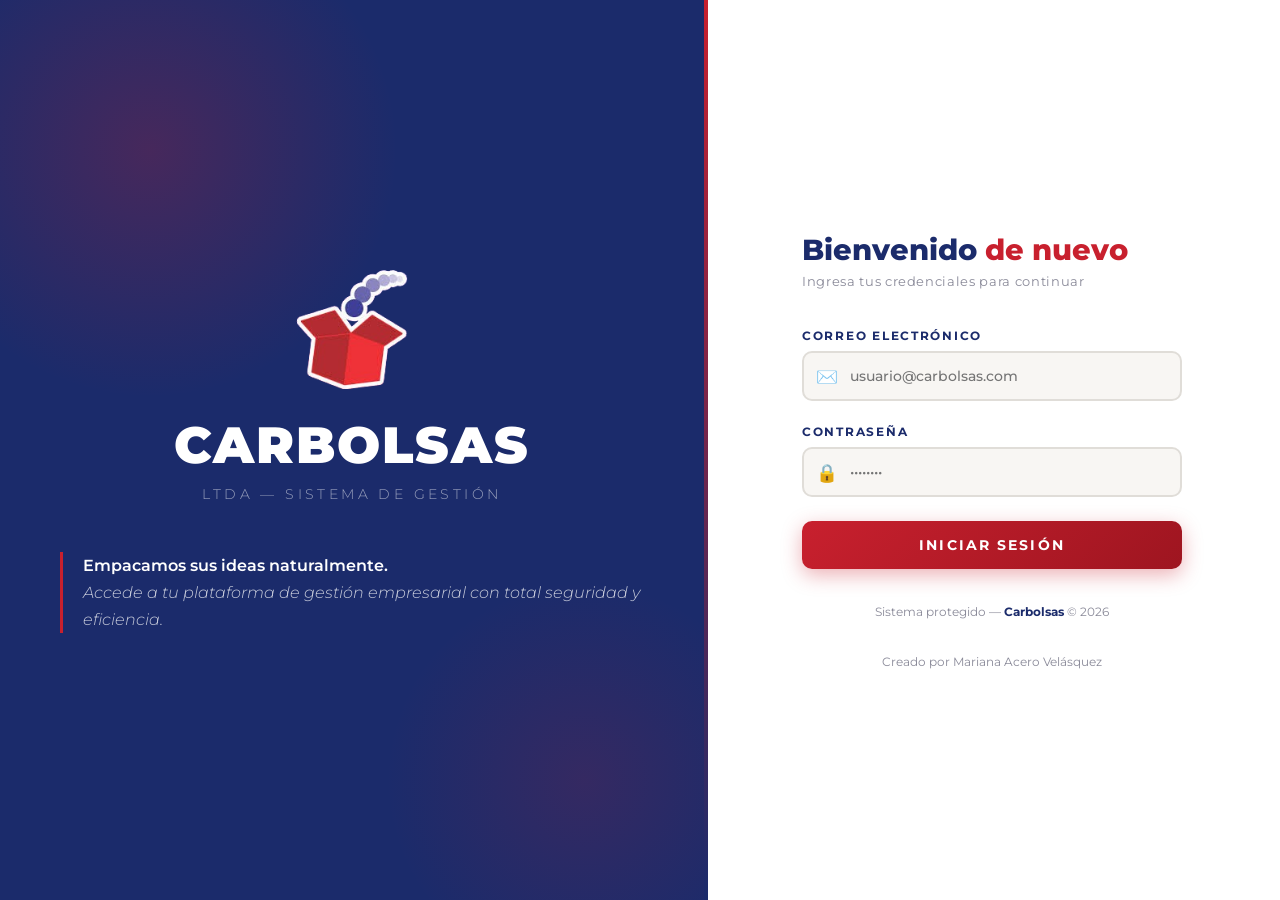
<file: Frontend/index.html>
<!DOCTYPE html>
<html lang="es">
<head>
  <meta charset="UTF-8">
  <meta name="viewport" content="width=device-width, initial-scale=1.0">
  <title>Carbolsas Ltda</title>
  <link href="https://fonts.googleapis.com/css2?family=Montserrat:wght@300;400;500;600;700;800;900&family=Playfair+Display:wght@700&display=swap" rel="stylesheet">
  <link rel="stylesheet" href="style.css">
</head>
<body>

<div class="loading-overlay" id="loading"><div class="loader-ring"></div></div>

<!-- ═══ LOGIN (sin cambios) ═══ -->
<div id="login-page">
  <div class="login-left">
    <div class="login-brand">
      <img src="./images-removebg-preview (1).png" alt="">
      <h1>CARBOLSAS</h1>
      <p>Ltda — Sistema de Gestión</p>
    </div>
    <div class="login-tagline">
      <p><strong>Empacamos sus ideas naturalmente.</strong><br>
      Accede a tu plataforma de gestión empresarial con total seguridad y eficiencia.</p>
    </div>
  </div>
  <div class="login-right">
    <div class="login-form-wrapper">
      <h2>Bienvenido <span>de nuevo</span></h2>
      <p class="subtitle">Ingresa tus credenciales para continuar</p>
      <div class="error-msg" id="error-msg">⚠ Credenciales incorrectas</div>
      <div class="form-group">
        <label>Correo electrónico</label>
        <div class="input-wrap">
          <input type="email" id="username" placeholder="usuario@carbolsas.com" autocomplete="email">
          <span class="icon">✉️</span>
        </div>
      </div>
      <div class="form-group">
        <label>Contraseña</label>
        <div class="input-wrap">
          <input type="password" id="password" placeholder="••••••••" autocomplete="current-password">
          <span class="icon">🔒</span>
        </div>
      </div>
      <button class="btn-login" onclick="handleLogin()">
        <div class="btn-shine"></div>Iniciar Sesión
      </button>
      <div class="login-footer"><p>Sistema protegido — <strong>Carbolsas</strong> © 2026</p></div>
      <div class="login-footer"><p>Creado por Mariana Acero Velásquez</p></div>
    </div>
  </div>
</div>

<!-- ═══ MAIN PAGE ═══ -->
<div id="main-page" style="display:none">

  <!-- SIDEBAR -->
  <aside class="sidebar" id="sidebar">
    <div class="sidebar-header">
      <div class="sidebar-logo">
        <div class="logo-mark"><span class="logo-c">C</span></div>
        <div class="sidebar-brand-text">
          <div class="s-brand">CARBOLSAS</div>
          <div class="s-sub">Gestión de Color</div>
        </div>
      </div>
      <button class="sidebar-toggle" id="sidebar-toggle" title="Colapsar menú">
        <svg width="18" height="18" viewBox="0 0 18 18" fill="none">
          <rect x="2" y="4" width="14" height="2" rx="1" fill="currentColor"/>
          <rect x="2" y="8" width="14" height="2" rx="1" fill="currentColor"/>
          <rect x="2" y="12" width="14" height="2" rx="1" fill="currentColor"/>
        </svg>
      </button>
    </div>

    <nav class="sidebar-nav">
      <!-- PANTONES — visible para todos -->
      <button class="nav-item active" data-tab="inicio" onclick="switchTab('inicio', this)">
        <span class="nav-icon">
          <svg width="20" height="20" viewBox="0 0 24 24" fill="none" stroke="currentColor" stroke-width="2">
            <circle cx="12" cy="12" r="10"/><circle cx="12" cy="12" r="4"/>
            <line x1="12" y1="2" x2="12" y2="8"/><line x1="12" y1="16" x2="12" y2="22"/>
            <line x1="2" y1="12" x2="8" y2="12"/><line x1="16" y1="12" x2="22" y2="12"/>
          </svg>
        </span>
        <span class="nav-label">Pantones</span>
      </button>

      <!-- EMPRESAS — visible para todos -->
      <button class="nav-item" data-tab="empresas" onclick="switchTab('empresas', this)">
        <span class="nav-icon">
          <svg width="20" height="20" viewBox="0 0 24 24" fill="none" stroke="currentColor" stroke-width="2">
            <rect x="2" y="7" width="20" height="14" rx="2"/><path d="M16 7V5a2 2 0 0 0-2-2h-4a2 2 0 0 0-2 2v2"/>
            <line x1="12" y1="12" x2="12" y2="16"/><line x1="10" y1="14" x2="14" y2="14"/>
          </svg>
        </span>
        <span class="nav-label">Empresas</span>
      </button>

      <!-- ÓRDENES — visible para todos -->
      <button class="nav-item" data-tab="ordenes" onclick="switchTab('ordenes', this)">
        <span class="nav-icon">
          <svg width="20" height="20" viewBox="0 0 24 24" fill="none" stroke="currentColor" stroke-width="2">
            <path d="M15 2H6a2 2 0 0 0-2 2v16a2 2 0 0 0 2 2h12a2 2 0 0 0 2-2V7Z"/>
            <path d="M14 2v4a2 2 0 0 0 2 2h4"/><path d="M16 13H8"/><path d="M16 17H8"/><path d="M10 9H8"/>
          </svg>
        </span>
        <span class="nav-label">Órdenes</span>
      </button>

      <!-- INVENTARIO — oculto para Operarios -->
      <button class="nav-item nav-item-inventario" data-tab="inventario" onclick="switchTab('inventario', this)" style="display:none">
        <span class="nav-icon">
          <svg width="20" height="20" viewBox="0 0 24 24" fill="none" stroke="currentColor" stroke-width="2">
            <path d="M3 3h18v4H3z"/><path d="M3 10h18v4H3z"/><path d="M3 17h18v4H3z"/>
          </svg>
        </span>
        <span class="nav-label">Inventario</span>
      </button>

      <!-- BASE DE DATOS — oculto para Operarios -->
      <button class="nav-item nav-item-basedatos" data-tab="basedatos" onclick="switchTab('basedatos', this)" style="display:none">
        <span class="nav-icon">
          <svg width="20" height="20" viewBox="0 0 24 24" fill="none" stroke="currentColor" stroke-width="2">
            <ellipse cx="12" cy="5" rx="9" ry="3"/><path d="M21 12c0 1.66-4 3-9 3s-9-1.34-9-3"/>
            <path d="M3 5v14c0 1.66 4 3 9 3s9-1.34 9-3V5"/>
          </svg>
        </span>
        <span class="nav-label">Base de Datos</span>
      </button>

      <!-- USUARIOS — solo Admin -->
      <button class="nav-item nav-item-admin" data-tab="usuarios" onclick="switchTab('usuarios', this)" style="display:none">
        <span class="nav-icon">
          <svg width="20" height="20" viewBox="0 0 24 24" fill="none" stroke="currentColor" stroke-width="2">
            <path d="M17 21v-2a4 4 0 0 0-4-4H5a4 4 0 0 0-4 4v2"/>
            <circle cx="9" cy="7" r="4"/>
            <path d="M23 21v-2a4 4 0 0 0-3-3.87"/><path d="M16 3.13a4 4 0 0 1 0 7.75"/>
          </svg>
        </span>
        <span class="nav-label">Usuarios</span>
      </button>
    </nav>

    <div class="sidebar-footer">
      <button class="theme-toggle" id="theme-toggle" onclick="toggleTheme()">
        <span class="theme-icon-light">
          <svg width="18" height="18" viewBox="0 0 24 24" fill="none" stroke="currentColor" stroke-width="2">
            <circle cx="12" cy="12" r="5"/>
            <line x1="12" y1="1" x2="12" y2="3"/><line x1="12" y1="21" x2="12" y2="23"/>
            <line x1="4.22" y1="4.22" x2="5.64" y2="5.64"/>
            <line x1="18.36" y1="18.36" x2="19.78" y2="19.78"/>
            <line x1="1" y1="12" x2="3" y2="12"/><line x1="21" y1="12" x2="23" y2="12"/>
            <line x1="4.22" y1="19.78" x2="5.64" y2="18.36"/>
            <line x1="18.36" y1="5.64" x2="19.78" y2="4.22"/>
          </svg>
        </span>
        <span class="theme-icon-dark" style="display:none">
          <svg width="18" height="18" viewBox="0 0 24 24" fill="none" stroke="currentColor" stroke-width="2">
            <path d="M21 12.79A9 9 0 1 1 11.21 3 7 7 0 0 0 21 12.79z"/>
          </svg>
        </span>
        <span class="nav-label" id="theme-label">Modo oscuro</span>
      </button>

      <button class="user-profile-btn" onclick="switchTab('config', null)">
        <div class="user-avatar-sm" id="user-initials">US</div>
        <div class="user-info-sm">
          <div class="user-name-sm" id="welcome-name">Usuario</div>
          <div class="user-role-sm" id="user-role-label">—</div>
        </div>
      </button>

      <button class="btn-logout-sm" onclick="handleLogout()" title="Cerrar sesión">
        <svg width="18" height="18" viewBox="0 0 24 24" fill="none" stroke="currentColor" stroke-width="2">
          <path d="M9 21H5a2 2 0 0 1-2-2V5a2 2 0 0 1 2-2h4"/>
          <polyline points="16 17 21 12 16 7"/><line x1="21" y1="12" x2="9" y2="12"/>
        </svg>
      </button>
    </div>
  </aside>

  <!-- MAIN CONTENT -->
  <div class="main-content" id="main-content">
    <header class="topbar">
      <div class="topbar-left">
        <h1 class="page-title" id="page-title">Pantones</h1>
        <span class="page-breadcrumb" id="page-breadcrumb">Selección de Pantones</span>
      </div>
    </header>

    <!-- ─── PANTONES (antes Inicio) ─── -->
    <div class="tab-panel active" id="panel-inicio">
      <div style="display:flex;gap:12px;align-items:center;margin-bottom:20px;flex-wrap:wrap">
        <div class="color-search-bar" style="margin-bottom:0;flex:1;min-width:220px">
          <input type="text" id="color-search" placeholder="Buscar Pantone por nombre..." oninput="filtrarColores()"/>
          <span class="search-icon">
            <svg width="16" height="16" viewBox="0 0 24 24" fill="none" stroke="currentColor" stroke-width="2.5">
              <circle cx="11" cy="11" r="8"/><line x1="21" y1="21" x2="16.65" y2="16.65"/>
            </svg>
          </span>
        </div>
      </div>
      <div class="color-grid" id="color-grid">
        <div class="loading-state">Cargando Pantones...</div>
      </div>
    </div>

    <!-- ─── EMPRESAS ─── -->
    <div class="tab-panel" id="panel-empresas">
      <div style="display:flex;gap:12px;align-items:center;margin-bottom:20px;flex-wrap:wrap; justify-content:space-between">
        <div class="color-search-bar" style="margin-bottom:0;flex:1;min-width:220px">
          <input type="text" id="empresa-search" placeholder="Buscar Empresa por nombre..." oninput="filtrarEmpresas()"/>
          <span class="search-icon">
            <svg width="16" height="16" viewBox="0 0 24 24" fill="none" stroke="currentColor" stroke-width="2.5">
              <circle cx="11" cy="11" r="8"/><line x1="21" y1="21" x2="16.65" y2="16.65"/>
            </svg>
          </span>
        </div>
        <button class="btn-primary" onclick="abrirModalNuevaEmpresa()">+ Nueva Empresa</button>
      </div>
      <div class="empresas-layout">
        <div class="empresas-list" id="empresas-list">
          <div class="loading-state">Cargando empresas...</div>
        </div>
        <div class="empresa-detail" id="empresa-detail">
          <div class="empty-detail">
            <div class="empty-icon-lg">🏢</div>
            <p>Selecciona una empresa para ver su información</p>
          </div>
        </div>
      </div>
    </div>

    <!-- ─── ÓRDENES ─── -->
    <div class="tab-panel" id="panel-ordenes">
      <div class="section-card">
        <div class="card-header">
          <h3 class="card-title">Órdenes registradas</h3>
          <button class="btn-primary" onclick="abrirModalNuevaOrden()">+ Nueva Orden</button>
        </div>
        <!-- Buscadores -->
        <div style="display:flex;gap:10px;padding:12px 16px;border-bottom:1px solid var(--border);flex-wrap:wrap">
          <div class="color-search-bar" style="margin-bottom:0;flex:1;min-width:180px">
            <input type="text" id="orden-search-num" placeholder="Buscar por N° orden..." oninput="filtrarOrdenes()"/>
            <span class="search-icon">
              <svg width="16" height="16" viewBox="0 0 24 24" fill="none" stroke="currentColor" stroke-width="2.5">
                <circle cx="11" cy="11" r="8"/><line x1="21" y1="21" x2="16.65" y2="16.65"/>
              </svg>
            </span>
          </div>
          <div class="color-search-bar" style="margin-bottom:0;flex:1;min-width:180px">
            <input type="date" id="orden-search-fecha" oninput="filtrarOrdenes()" style="padding-left:16px"/>
          </div>
          <button onclick="limpiarFiltrosOrdenes()" style="padding:8px 14px;border:1px solid var(--border);
            border-radius:8px;background:var(--surface-2);cursor:pointer;font-family:inherit;
            font-size:.75rem;font-weight:600;color:var(--text-muted);white-space:nowrap">
            Limpiar filtros
          </button>
        </div>
        <table class="data-table">
          <thead>
            <tr>
              <th>N° Orden</th>
              <th>Fecha</th>
              <th>Pantones</th>
              <th>Laminas Prueba</th>
              <th>Laminas Orden</th>
              <th>Medida Lámina</th>
              <th>Montaje Impresión</th>
              <th id="th-costo-orden">Costo Orden</th>
              <th>Estado</th>
            </tr>
          </thead>
          <tbody id="tabla-ordenes">
            <tr><td colspan="9" class="loading-cell">Cargando órdenes...</td></tr>
          </tbody>
        </table>
      </div>
    </div>

    <!-- ─── INVENTARIO ─── -->
    <div class="tab-panel" id="panel-inventario">
      <div class="inv-stats" id="inv-stats"></div>
      <div class="section-card">
        <div class="card-header">
          <h3 class="card-title">Tintas Base</h3>
          <span class="badge-count" id="inv-count">—</span>
        </div>
        <table class="data-table">
          <thead>
            <tr>
              <th>Nombre Color</th>
              <th>Stock actual</th>
              <th>Stock mínimo</th>
              <th>Costo/g</th>
              <th>Estado</th>
              <th>Editar</th>
            </tr>
          </thead>
          <tbody id="tabla-inventario">
            <tr><td colspan="5" class="loading-cell">Cargando...</td></tr>
          </tbody>
        </table>
      </div>
    </div>

    <!-- ─── BASE DE DATOS ─── -->
    <div class="tab-panel" id="panel-basedatos">
      <div class="section-card">
        <div class="card-header">
          <h3 class="card-title">Base de datos Inventario de Tintas</h3>
          <button class="btn-primary" onclick="abrirModalNuevaTinta()">+ Registrar entrada</button>
        </div>
        <!-- Buscadores -->
        <div style="display:flex;gap:10px;padding:12px 16px;border-bottom:1px solid var(--border);flex-wrap:wrap">
          <div class="color-search-bar" style="margin-bottom:0;flex:1;min-width:180px">
            <input type="text" id="bd-search-id" placeholder="Buscar por ID interno..." oninput="filtrarBaseDatos()"/>
            <span class="search-icon">
              <svg width="16" height="16" viewBox="0 0 24 24" fill="none" stroke="currentColor" stroke-width="2.5">
                <circle cx="11" cy="11" r="8"/><line x1="21" y1="21" x2="16.65" y2="16.65"/>
              </svg>
            </span>
          </div>
          <div class="color-search-bar" style="margin-bottom:0;flex:1;min-width:180px">
            <input type="date" id="bd-search-fecha" oninput="filtrarBaseDatos()" style="padding-left:16px"/>
          </div>
          <button onclick="limpiarFiltrosBD()" style="padding:8px 14px;border:1px solid var(--border);
            border-radius:8px;background:var(--surface-2);cursor:pointer;font-family:inherit;
            font-size:.75rem;font-weight:600;color:var(--text-muted);white-space:nowrap">
            Limpiar filtros
          </button>
        </div>
        <div style="overflow-x:auto">
          <table class="data-table">
            <thead>
              <tr>
                <th>ID interno</th>
                <th>Fecha</th>
                <th>N° de Lote</th>
                <th>Nombre de la Tinta</th>
                <th>Proveedor</th>
                <th>Fabricante</th>
                <th>Formula</th>
                <th>Cantidad</th>
                <th>Costo</th>
                <th>Acciones</th>
              </tr>
            </thead>
            <tbody id="tabla-basedatos">
              <tr><td colspan="10" class="loading-cell">Cargando registros...</td></tr>
            </tbody>
          </table>
        </div>
      </div>
    </div>

    <!-- ─── USUARIOS (admin) ─── -->
    <div class="tab-panel" id="panel-usuarios">
      <div class="section-card">
        <div class="card-header">
          <h3 class="card-title">Gestión de Usuarios</h3>
          <button class="btn-primary" onclick="abrirModalNuevoUsuario()">+ Nuevo usuario</button>
        </div>
        <table class="data-table">
          <thead>
            <tr><th>Avatar</th><th>Nombre</th><th>Correo</th><th>Rol</th><th>Acciones</th></tr>
          </thead>
          <tbody id="tabla-usuarios">
            <tr><td colspan="5" class="loading-cell">Cargando...</td></tr>
          </tbody>
        </table>
      </div>
    </div>

    <!-- ─── CONFIG ─── -->
    <div class="tab-panel" id="panel-config">
      <div class="config-layout">
        <div class="config-profile-card">
          <div class="config-avatar" id="config-avatar">US</div>
          <div class="config-name" id="config-name">—</div>
          <div class="config-correo" id="config-correo">—</div>
          <div class="config-rol-badge" id="config-rol-badge">—</div>
        </div>
        <div class="config-form-card">
          <h3>Cambiar contraseña</h3>
          <div class="form-group-flat">
            <label>Contraseña actual</label>
            <input type="password" id="pass-actual" placeholder="••••••••">
          </div>
          <div class="form-group-flat">
            <label>Nueva contraseña</label>
            <input type="password" id="pass-nueva" placeholder="••••••••">
          </div>
          <div class="form-group-flat">
            <label>Confirmar nueva contraseña</label>
            <input type="password" id="pass-confirmar" placeholder="••••••••">
          </div>
          <div id="config-msg" class="config-msg" style="display:none"></div>
          <button class="btn-primary" onclick="cambiarContrasena()">Guardar cambios</button>
        </div>
      </div>
    </div>

  </div><!-- /main-content -->
</div><!-- /main-page -->

<!-- ═══ MODAL ORDEN (popup completo) ═══ -->
<div class="modal-overlay" id="modal-orden" onclick="cerrarModalOrden(event)">
  <div class="modal-box" style="max-width:700px">
    <div class="modal-header">
      <h2 class="modal-title" id="modal-orden-titulo">Nueva Orden</h2>
      <button class="modal-close" onclick="document.getElementById('modal-orden').classList.remove('open')">✕</button>
    </div>
    <div class="modal-body" id="modal-orden-body">
      <!-- contenido dinámico: modo creación o modo visualización -->
    </div>
  </div>
</div>

<!-- ═══ MODAL USUARIO ═══ -->
<div class="modal-overlay" id="modal-usuario" onclick="cerrarModalUsuario(event)">
  <div class="modal-box modal-sm">
    <div class="modal-header">
      <h2 class="modal-title">Nuevo usuario</h2>
      <button class="modal-close" onclick="document.getElementById('modal-usuario').classList.remove('open')">✕</button>
    </div>
    <div class="modal-body">
      <div class="form-group-flat"><label>Nombre completo</label>
        <input type="text" id="nu-nombre" placeholder="Ej: Ana García"></div>
      <div class="form-group-flat"><label>Correo electrónico</label>
        <input type="email" id="nu-correo" placeholder="ana@carbolsas.com"></div>
      <div class="form-group-flat"><label>Contraseña inicial</label>
        <input type="password" id="nu-pass" placeholder="••••••••"></div>
      <div class="form-group-flat"><label>Rol</label>
        <select id="nu-rol-id">
          <option value="">Selecciona un rol</option>
          <option value="1">Administrador</option>
          <option value="2">Ventas</option>
          <option value="3">Operario</option>
        </select></div>
      <div id="nu-msg" class="config-msg" style="display:none"></div>
      <button class="btn-primary" onclick="crearUsuario()" style="width:100%;margin-top:8px">Crear usuario</button>
    </div>
  </div>
</div>

<!-- ═══ MODAL BASE DE DATOS (nueva entrada tinta) ═══ -->
<div class="modal-overlay" id="modal-tinta" onclick="cerrarModalTinta(event)">
  <div class="modal-box modal-sm">
    <div class="modal-header">
      <h2 class="modal-title">Registrar entrada de tinta</h2>
      <button class="modal-close" onclick="document.getElementById('modal-tinta').classList.remove('open')">✕</button>
    </div>
    <div class="modal-body">
      <div class="form-group-flat"><label>Tinta base</label>
        <select id="nt-idtinta">
          <option value="">Selecciona una tinta</option>
        </select></div>
      <div class="form-group-flat"><label>ID Interno</label>
        <div style="display:flex;gap:8px;align-items:center">
          <span style="padding:10px 12px;background:var(--surface-2);border:1px solid var(--border);
            border-radius:8px;font-size:.85rem;font-weight:700;color:var(--text-muted);white-space:nowrap">26-</span>
          <input type="text" id="nt-idinterno" placeholder="0001" style="flex:1">
        </div>
        <div style="font-size:.7rem;color:var(--text-muted);margin-top:4px">El ID quedará como "26-XXXX"</div>
      </div>
      <div class="form-group-flat"><label>Fecha de entrada</label>
        <input type="date" id="nt-fecha"></div>
      <div class="form-group-flat"><label>N° de Lote</label>
        <input type="text" id="nt-lote" placeholder="Ej: LOT-2026-001"></div>
      <div class="form-group-flat"><label>Proveedor</label>
        <select id="nt-proveedor">
          <option value="">-- Selecciona proveedor --</option>
          <option value="Importadora gráfica">Importadora gráfica</option>
          <option value="PLATES">PLATES</option>
        </select></div>
      <div class="form-group-flat"><label>Fabricante</label>
        <select id="nt-fabricante">
          <option value="">-- Selecciona fabricante --</option>
          <option value="Sunchemical">Sunchemical</option>
          <option value="Central INK">Central INK</option>
        </select></div>
      <div class="form-group-flat"><label>Formula</label>
        <input type="text" step="0.01" id="nt-formula" placeholder=""></div>
      <div class="form-group-flat"><label>Cantidad (kg)</label>
        <input type="number" step="0.01" id="nt-presentacion" placeholder="Ej: 2"></div>
      <div class="form-group-flat"><label>Costo ($)</label>
        <input type="number" step="0.01" id="nt-costo" placeholder="Ej: 45000"></div>
      <div id="nt-msg" class="config-msg" style="display:none"></div>
      <button class="btn-primary" onclick="guardarEntradaTinta()" style="width:100%;margin-top:8px">Guardar registro</button>
    </div>
  </div>
</div>
<!-- ═══ BARRA FLOTANTE SELECCIÓN PANTONES (modo nueva orden) ═══ -->
<div class="factura-float-bar" id="orden-float-bar" style="display:none">
  <span class="factura-float-count" id="orden-float-count">0 Pantones seleccionados</span>
  <button class="factura-float-cancel" onclick="cancelarSeleccionOrden()">Cancelar</button>
  <button class="factura-float-accept" onclick="aceptarSeleccionOrden()">Aceptar →</button>
</div>

<!-- ═══ MODAL EDITAR TINTA BASE ═══ -->
<div class="modal-overlay" id="modal-editar-tinta" onclick="cerrarModalEditarTinta(event)">
  <div class="modal-box modal-sm">
    <div class="modal-header">
      <h2 class="modal-title" id="editar-tinta-titulo">Editar tinta</h2>
      <button class="modal-close" onclick="document.getElementById('modal-editar-tinta').classList.remove('open')">✕</button>
    </div>
    <div class="modal-body">
      <div class="form-group-flat">
        <label>Stock actual (kg)</label>
        <input type="number" step="0.01" id="et-stock-actual" placeholder="Ej: 10">
      </div>
      <div class="form-group-flat">
        <label>Stock mínimo de alerta (kg)</label>
        <input type="number" step="0.01" id="et-stock-minimo" placeholder="Ej: 1.5">
      </div>
      <div class="form-group-flat">
        <label>Precio unitario ($/g)</label>
        <input type="number" step="0.01" id="et-precio" placeholder="Ej: 55">
      </div>
      <div id="et-msg" class="config-msg" style="display:none"></div>
      <button class="btn-primary" onclick="guardarEdicionTinta()" style="width:100%;margin-top:8px">Guardar cambios</button>
    </div>
  </div>
</div>

<!-- ═══ MODAL NUEVA EMPRESA ═══ -->
<div class="modal-overlay" id="modal-nueva-empresa" onclick="cerrarModalNuevaEmpresa(event)">
  <div class="modal-box modal-sm">
    <div class="modal-header">
      <h2 class="modal-title">Nueva Empresa</h2>
      <button class="modal-close" onclick="document.getElementById('modal-nueva-empresa').classList.remove('open')">✕</button>
    </div>
    <div class="modal-body">
      <div class="form-group-flat">
        <label>Nombre comercial</label>
        <input type="text" id="ne-nombre" placeholder="Ej: Distribuidores Plásticos S.A.S">
      </div>
      <div class="form-group-flat">
        <label>Información / Fórmulas</label>
        <textarea id="ne-informacion" placeholder="Ej: Pantone 244 — Trans. White 87.5g..." rows="4"
          style="width:100%;padding:10px 14px;background:var(--surface-2);border:1px solid var(--border);
          border-radius:8px;font-family:inherit;font-size:0.85rem;color:var(--text);resize:vertical;outline:none"></textarea>
      </div>
      <div id="ne-msg" class="config-msg" style="display:none"></div>
      <button class="btn-primary" onclick="guardarNuevaEmpresa()" style="width:100%;margin-top:8px">Guardar empresa</button>
    </div>
  </div>
</div>

<script src="script.js"></script>
</body>
</html>
</file>
<file: Frontend/style.css>
/* ═══════════════════════════════════════════════════════
   CARBOLSAS — SISTEMA DE GESTIÓN DE COLOR
   ═══════════════════════════════════════════════════════ */

*, *::before, *::after { box-sizing: border-box; margin: 0; padding: 0; }

/* ─── VARIABLES / TOKENS ─── */
:root {
  /* Brand */
  --red:        #C8202E;
  --red-dark:   #9e1520;
  --red-light:  #e84352;
  --navy:       #1B2B6B;
  --navy-dark:  #111c4a;
  --navy-light: #2d3f8c;

  /* Light mode surfaces */
  --bg:         #f4f2ef;
  --surface:    #ffffff;
  --surface-2:  #f0eee9;
  --border:     #e2dfd8;
  --text:       #1a1a2e;
  --text-2:     #4a4a6a;
  --text-muted: #8a8a99;

  /* Sidebar */
  --sidebar-bg:     #1B2B6B;
  --sidebar-text:   rgba(255,255,255,0.75);
  --sidebar-active: rgba(255,255,255,0.12);
  --sidebar-hover:  rgba(255,255,255,0.07);
  --sidebar-accent: #C8202E;
  --sidebar-width:  240px;
  --sidebar-collapsed: 68px;

  /* Topbar */
  --topbar-h: 64px;

  /* Misc */
  --radius: 12px;
  --radius-sm: 8px;
  --shadow: 0 2px 16px rgba(0,0,0,0.08);
  --shadow-lg: 0 8px 40px rgba(0,0,0,0.14);
  --transition: 0.22s ease;
}

/* Dark mode */
body.dark {
  --bg:        #0f1117;
  --surface:   #1a1d27;
  --surface-2: #22263a;
  --border:    #2e3248;
  --text:      #eef0f6;
  --text-2:    #a0a8c8;
  --text-muted:#5a6080;
  --shadow:    0 2px 16px rgba(0,0,0,0.3);
  --shadow-lg: 0 8px 40px rgba(0,0,0,0.5);
  --sidebar-bg: #111727;
  --sidebar-active: rgba(200,32,46,0.18);
}

body {
  font-family: 'Montserrat', sans-serif;
  background: var(--bg);
  color: var(--text);
  min-height: 100vh;
  overflow-x: hidden;
  transition: background var(--transition), color var(--transition);
}

/* ═══ LOGIN PAGE (unchanged) ═══ */
#login-page {
  display: flex;
  min-height: 100vh;
}

.login-left {
  width: 55%;
  background: var(--navy);
  display: flex;
  flex-direction: column;
  justify-content: center;
  align-items: center;
  position: relative;
  overflow: hidden;
  padding: 60px;
}

.login-left::before {
  content: '';
  position: absolute;
  top: -100px; left: -100px;
  width: 500px; height: 500px;
  border-radius: 50%;
  background: radial-gradient(circle, rgba(200,32,46,0.25) 0%, transparent 70%);
  animation: pulse 6s ease-in-out infinite;
}

.login-left::after {
  content: '';
  position: absolute;
  bottom: -80px; right: -80px;
  width: 400px; height: 400px;
  border-radius: 50%;
  background: radial-gradient(circle, rgba(200,32,46,0.15) 0%, transparent 70%);
  animation: pulse 8s ease-in-out infinite reverse;
}

@keyframes pulse {
  0%, 100% { transform: scale(1); opacity: 0.8; }
  50% { transform: scale(1.1); opacity: 1; }
}

.login-brand {
  position: relative; z-index: 1;
  text-align: center;
  animation: fadeUp 0.8s ease both;
}

.login-brand img {
  width: 120px; height: auto;
  margin-bottom: 20px;
}

.login-brand h1 {
  font-size: 3.2rem; font-weight: 900;
  color: #fff; letter-spacing: 0.04em;
}

.login-brand p {
  font-size: 0.85rem; font-weight: 300;
  letter-spacing: 0.25em; text-transform: uppercase;
  color: rgba(255,255,255,0.55); margin-top: 10px;
}

.login-tagline {
  position: relative; z-index: 1;
  margin-top: 50px;
  border-left: 3px solid var(--red);
  padding-left: 20px;
  animation: fadeUp 0.9s 0.2s ease both;
}

.login-tagline p {
  font-size: 1rem; font-weight: 300;
  color: rgba(255,255,255,0.75); line-height: 1.7; font-style: italic;
}

.login-tagline strong { color: #fff; font-weight: 600; font-style: normal; }

.login-right {
  width: 45%;
  background: #fff;
  display: flex; flex-direction: column;
  justify-content: center; align-items: center;
  padding: 60px 50px; position: relative;
}

.login-right::before {
  content: '';
  position: absolute; top: 0; left: 0;
  width: 4px; height: 100%;
  background: linear-gradient(to bottom, var(--red), var(--navy));
}

.login-form-wrapper {
  width: 100%; max-width: 380px;
  animation: fadeUp 0.8s 0.3s ease both;
}

.login-form-wrapper h2 {
  font-size: 1.8rem; font-weight: 800;
  color: var(--navy); margin-bottom: 6px;
}

.login-form-wrapper h2 span { color: var(--red); }

.login-form-wrapper .subtitle {
  font-size: 0.82rem; color: #8a8a99;
  margin-bottom: 40px; font-weight: 400; letter-spacing: 0.05em;
}

.form-group { position: relative; margin-bottom: 24px; }

.form-group label {
  display: block; font-size: 0.72rem; font-weight: 700;
  letter-spacing: 0.15em; text-transform: uppercase;
  color: var(--navy); margin-bottom: 8px;
}

.form-group .input-wrap { position: relative; }

.form-group .input-wrap input {
  width: 100%;
  padding: 14px 16px 14px 46px;
  border: 2px solid #e0ddd8; border-radius: 10px;
  font-family: 'Montserrat', sans-serif;
  font-size: 0.88rem; font-weight: 500; color: var(--navy);
  background: #f8f6f3; outline: none;
  transition: all 0.25s ease;
}

.form-group .input-wrap input:focus {
  border-color: var(--navy); background: #fff;
  box-shadow: 0 0 0 4px rgba(27,43,107,0.08);
}

.form-group .input-wrap .icon {
  position: absolute; left: 14px; top: 50%;
  transform: translateY(-50%); font-size: 1.1rem;
}

.btn-login {
  width: 100%; padding: 15px;
  background: linear-gradient(135deg, var(--red), var(--red-dark));
  color: #fff; border: none; border-radius: 10px;
  font-family: 'Montserrat', sans-serif;
  font-size: 0.88rem; font-weight: 700;
  letter-spacing: 0.15em; text-transform: uppercase;
  cursor: pointer; position: relative; overflow: hidden;
  transition: all 0.3s ease;
  box-shadow: 0 6px 20px rgba(200,32,46,0.35);
}

.btn-login:hover { transform: translateY(-2px); box-shadow: 0 10px 28px rgba(200,32,46,0.45); }
.btn-login:active { transform: translateY(0); }

.btn-login .btn-shine {
  position: absolute; top: 0; left: -100%;
  width: 60%; height: 100%;
  background: linear-gradient(90deg, transparent, rgba(255,255,255,0.2), transparent);
  transform: skewX(-20deg); transition: left 0.5s ease;
}

.btn-login:hover .btn-shine { left: 160%; }

.login-footer {
  margin-top: 36px; text-align: center;
  font-size: 0.72rem; color: #8a8a99;
}

.login-footer strong { color: var(--navy); }

.error-msg {
  background: rgba(200,32,46,0.08);
  border: 1px solid rgba(200,32,46,0.3);
  border-radius: 8px; padding: 10px 14px;
  font-size: 0.78rem; color: var(--red); font-weight: 600;
  margin-bottom: 20px; display: none;
  animation: shake 0.4s ease;
}

@keyframes shake {
  0%, 100% { transform: translateX(0); }
  25% { transform: translateX(-6px); }
  75% { transform: translateX(6px); }
}

/* ═══ MAIN APP SHELL ═══ */
#main-page {
  display: none;
  min-height: 100vh;
}

/* ─── SIDEBAR ─── */
.sidebar {
  position: fixed; top: 0; left: 0;
  height: 100vh; width: var(--sidebar-width);
  background: var(--sidebar-bg);
  display: flex; flex-direction: column;
  transition: width var(--transition);
  z-index: 200;
  overflow: hidden;
}

.sidebar.collapsed { width: var(--sidebar-collapsed); }
.sidebar.collapsed .nav-label,
.sidebar.collapsed .s-brand,
.sidebar.collapsed .s-sub,
.sidebar.collapsed .user-info-sm { display: none; }
.sidebar.collapsed .sidebar-brand-text { display: none; }

.sidebar-header {
  display: flex; align-items: center;
  padding: 20px 16px 20px 18px;
  gap: 12px;
  border-bottom: 1px solid rgba(255,255,255,0.08);
  flex-shrink: 0;
}

.sidebar-logo {
  display: flex; align-items: center; gap: 10px;
  flex: 1; overflow: hidden;
}

.logo-mark {
  width: 36px; height: 36px; flex-shrink: 0;
  background: var(--red);
  border-radius: 10px;
  display: flex; align-items: center; justify-content: center;
}

.logo-c {
  color: #fff; font-weight: 900; font-size: 1.1rem;
  font-family: 'Montserrat', sans-serif; letter-spacing: -0.02em;
}

.s-brand {
  font-size: 0.88rem; font-weight: 800;
  color: #fff; letter-spacing: 0.06em;
  white-space: nowrap;
}

.s-sub {
  font-size: 0.6rem; font-weight: 400;
  color: rgba(255,255,255,0.4); letter-spacing: 0.1em;
  text-transform: uppercase; white-space: nowrap;
}

.sidebar-toggle {
  background: none; border: none; cursor: pointer;
  color: rgba(255,255,255,0.5); padding: 4px;
  border-radius: 6px; transition: all var(--transition);
  flex-shrink: 0; display: flex;
}

.sidebar-toggle:hover { background: rgba(255,255,255,0.08); color: #fff; }

.sidebar-nav {
  flex: 1; padding: 12px 10px;
  display: flex; flex-direction: column; gap: 2px;
  overflow-y: auto; overflow-x: hidden;
}

.nav-item {
  display: flex; align-items: center; gap: 12px;
  padding: 11px 12px;
  border: none; background: none; cursor: pointer;
  border-radius: 10px;
  color: var(--sidebar-text);
  font-family: 'Montserrat', sans-serif;
  font-size: 0.82rem; font-weight: 600;
  letter-spacing: 0.04em;
  transition: all var(--transition);
  white-space: nowrap; width: 100%;
  text-align: left;
}

.nav-item:hover { background: var(--sidebar-hover); color: #fff; }

.nav-item.active {
  background: var(--sidebar-active);
  color: #fff;
  box-shadow: inset 3px 0 0 var(--sidebar-accent);
}

.nav-icon {
  width: 24px; height: 24px; flex-shrink: 0;
  display: flex; align-items: center; justify-content: center;
}

/* SIDEBAR FOOTER */
.sidebar-footer {
  padding: 12px 10px;
  border-top: 1px solid rgba(255,255,255,0.08);
  display: flex; flex-direction: column; gap: 2px;
  flex-shrink: 0;
}

.theme-toggle {
  display: flex; align-items: center; gap: 12px;
  padding: 9px 12px; border: none; background: none;
  cursor: pointer; border-radius: 10px;
  color: var(--sidebar-text);
  font-family: 'Montserrat', sans-serif;
  font-size: 0.78rem; font-weight: 600;
  transition: all var(--transition);
  white-space: nowrap; width: 100%; text-align: left;
}

.theme-toggle:hover { background: var(--sidebar-hover); color: #fff; }

.user-profile-btn {
  display: flex; align-items: center; gap: 10px;
  padding: 10px 12px; border: none; background: none;
  cursor: pointer; border-radius: 10px;
  transition: all var(--transition);
  width: 100%; text-align: left;
}

.user-profile-btn:hover { background: var(--sidebar-hover); }

.user-avatar-sm {
  width: 34px; height: 34px; flex-shrink: 0;
  border-radius: 50%;
  background: linear-gradient(135deg, var(--red), var(--red-dark));
  display: flex; align-items: center; justify-content: center;
  font-size: 0.78rem; font-weight: 700; color: #fff;
  border: 2px solid rgba(255,255,255,0.15);
}

.user-name-sm {
  font-size: 0.8rem; font-weight: 700; color: #fff;
  white-space: nowrap; overflow: hidden; text-overflow: ellipsis;
  max-width: 140px;
}

.user-role-sm {
  font-size: 0.65rem; font-weight: 400;
  color: rgba(255,255,255,0.45); text-transform: uppercase;
  letter-spacing: 0.08em;
}

.btn-logout-sm {
  display: flex; align-items: center; justify-content: center;
  padding: 9px 12px; border: none; background: none;
  cursor: pointer; border-radius: 10px;
  color: rgba(255,255,255,0.4);
  transition: all var(--transition);
  width: 100%;
}

.btn-logout-sm:hover { background: rgba(200,32,46,0.2); color: var(--red-light); }

/* ─── MAIN CONTENT ─── */
.main-content {
  margin-left: var(--sidebar-width);
  min-height: 100vh;
  width: calc(100% - var(--sidebar-width));
  transition: margin-left var(--transition), width var(--transition);
  display: flex; flex-direction: column;
}

.sidebar.collapsed ~ .main-content {
  margin-left: var(--sidebar-collapsed);
  width: calc(100% - var(--sidebar-collapsed));
}

/* TOPBAR */
.topbar {
  height: var(--topbar-h);
  background: var(--surface);
  border-bottom: 1px solid var(--border);
  padding: 0 32px;
  display: flex; align-items: center;
  justify-content: space-between;
  position: sticky; top: 0; z-index: 100;
  box-shadow: 0 1px 8px rgba(0,0,0,0.05);
  transition: background var(--transition), border-color var(--transition);
}

.page-title {
  font-size: 1.25rem; font-weight: 800;
  color: var(--text); letter-spacing: -0.01em;
}

.page-breadcrumb {
  font-size: 0.72rem; font-weight: 400;
  color: var(--text-muted); letter-spacing: 0.04em;
  margin-left: 4px;
}

/* TAB PANELS */
.tab-panel { display: none; padding: 28px 32px; animation: fadeUp 0.3s ease both; flex: 1; }
.tab-panel.active { display: flex; flex-direction: column; }

@keyframes fadeUp {
  from { opacity: 0; transform: translateY(14px); }
  to   { opacity: 1; transform: translateY(0); }
}

/* ─── COLOR GRID (INICIO) ─── */
.color-search-bar {
  position: relative; margin-bottom: 24px; max-width: 420px;
}

.color-search-bar input {
  width: 100%; padding: 11px 16px 11px 40px;
  background: var(--surface); border: 1px solid var(--border);
  border-radius: var(--radius-sm); outline: none;
  font-family: 'Montserrat', sans-serif; font-size: 0.85rem;
  color: var(--text); transition: all var(--transition);
}

.color-search-bar input:focus {
  border-color: var(--navy);
  box-shadow: 0 0 0 3px rgba(27,43,107,0.1);
}

.btn-facture{
  background: var(--surface); border: 1px solid var(--border); cursor: pointer;
  padding: 6px; border-radius: 6px;
  color: var(--text-muted); transition: all var(--transition);
  height: 36px; max-width: 250px;
  position: absolute; right: 50px; top:50px; transform: translateY(-50%);
  display: flex; align-items: center; justify-content: center;
}

.btn-facture:hover { border-color: var(--navy); box-shadow: 0 0 0 3px rgba(27,43,107,0.1);}
.btn-facture p { margin-left: 9px; }

body.dark .color-search-bar input:focus { box-shadow: 0 0 0 3px rgba(27,43,107,0.3); }

.search-icon {
  position: absolute; left: 12px; top: 50%;
  transform: translateY(-50%); color: var(--text-muted);
  pointer-events: none;
}

.color-grid {
  display: grid;
  grid-template-columns: repeat(auto-fill, minmax(120px, 1fr));
  gap: 12px;
}

.color-chip {
  border-radius: var(--radius);
  overflow: hidden;
  cursor: pointer;
  transition: transform 0.18s ease, box-shadow 0.18s ease;
  box-shadow: var(--shadow);
  background: var(--surface);
}

.color-chip:hover {
  transform: translateY(-4px) scale(1.03);
  box-shadow: 0 12px 32px rgba(0,0,0,0.16);
  z-index: 2;
}

.chip-swatch {
  height: 72px;
  width: 100%;
}

.chip-info {
  padding: 8px 10px;
  background: var(--surface);
  transition: background var(--transition);
}

.chip-name {
  font-size: 0.68rem; font-weight: 700;
  color: var(--text); line-height: 1.3;
  white-space: nowrap; overflow: hidden; text-overflow: ellipsis;
}

.chip-code {
  font-size: 0.6rem; color: var(--text-muted);
  font-weight: 500; margin-top: 2px;
  font-family: monospace;
}

/* ─── EMPRESAS ─── */
.empresas-layout {
  display: grid; grid-template-columns: 280px 1fr; gap: 20px; height: calc(100vh - 64px - 56px);
}

.empresas-list {
  background: var(--surface); border-radius: var(--radius);
  border: 1px solid var(--border); overflow-y: auto;
  transition: background var(--transition), border-color var(--transition);
}

.empresa-item {
  padding: 14px 16px;
  border-bottom: 1px solid var(--border);
  cursor: pointer; display: flex; align-items: center; gap: 12px;
  transition: background var(--transition);
}

.empresa-item:hover { background: var(--surface-2); }
.empresa-item.active { background: rgba(27,43,107,0.07); border-left: 3px solid var(--navy); }
body.dark .empresa-item.active { background: rgba(200,32,46,0.1); border-left-color: var(--red); }

.empresa-icon {
  width: 38px; height: 38px; flex-shrink: 0;
  background: linear-gradient(135deg, var(--navy-light), var(--navy));
  border-radius: 10px;
  display: flex; align-items: center; justify-content: center;
  font-size: 1rem; color: #fff; font-weight: 800;
}

.empresa-name {
  font-size: 0.82rem; font-weight: 700; color: var(--text);
  line-height: 1.3;
}

.empresa-nit {
  font-size: 0.68rem; color: var(--text-muted); font-weight: 400;
}

.empresa-detail {
  background: var(--surface); border-radius: var(--radius);
  border: 1px solid var(--border); padding: 28px; overflow-y: auto;
  transition: background var(--transition), border-color var(--transition);
}

.empty-detail {
  height: 100%; display: flex; flex-direction: column;
  align-items: center; justify-content: center; gap: 12px;
  color: var(--text-muted);
}

.empty-icon-lg { font-size: 3rem; opacity: 0.4; }

.empresa-detail-name {
  font-size: 1.5rem; font-weight: 800; color: var(--text); margin-bottom: 4px;
}

.empresa-detail-nit {
  font-size: 1rem; color: var(--text-muted); margin-bottom: 20px;
}

.detail-section { margin-top: 20px; }

.detail-section-title {
  font-size: 0.7rem; font-weight: 700; letter-spacing: 0.12em;
  text-transform: uppercase; color: var(--text-muted); margin-bottom: 12px;
  padding-bottom: 6px; border-bottom: 1px solid var(--border);
}

.logos-grid {
  display: flex; flex-wrap: wrap; gap: 10px;
}

.logo-card {
  background: var(--surface-2); border-radius: var(--radius-sm);
  padding: 10px 14px; font-size: 0.78rem; font-weight: 600; color: var(--text);
}

.empresa-colores-grid {
  display: grid; grid-template-columns: repeat(auto-fill, minmax(100px, 1fr)); gap: 10px;
}

/* ─── INVENTARIO ─── */
.inv-stats {
  display: grid; grid-template-columns: repeat(auto-fill, minmax(180px, 1fr));
  gap: 14px; margin-bottom: 24px;
}

.inv-stat-card {
  background: var(--surface); border-radius: var(--radius);
  border: 1px solid var(--border);
  padding: 18px 20px;
  transition: background var(--transition);
}

.inv-stat-val {
  font-size: 1.8rem; font-weight: 800; color: var(--text); line-height: 1;
}

.inv-stat-label {
  font-size: 0.7rem; font-weight: 600; letter-spacing: 0.1em;
  text-transform: uppercase; color: var(--text-muted); margin-top: 4px;
}

.inv-stat-card.alert .inv-stat-val { color: var(--red); }

/* ─── TABLE ─── */
.section-card {
  background: var(--surface); border-radius: var(--radius);
  border: 1px solid var(--border); overflow: hidden;
  transition: background var(--transition), border-color var(--transition);
}

.card-header {
  display: flex; align-items: center; justify-content: space-between;
  padding: 18px 24px; border-bottom: 1px solid var(--border);
}

.card-title {
  font-size: 0.9rem; font-weight: 800; color: var(--text); letter-spacing: 0.02em;
}

.badge-count {
  background: var(--surface-2); color: var(--text-muted);
  font-size: 0.72rem; font-weight: 700; padding: 3px 10px;
  border-radius: 20px; letter-spacing: 0.04em;
}

.data-table {
  width: 100%; border-collapse: collapse;
}

.data-table th {
  padding: 10px 16px; text-align: left;
  font-size: 0.68rem; font-weight: 700; letter-spacing: 0.12em;
  text-transform: uppercase; color: var(--text-muted);
  background: var(--surface-2); border-bottom: 1px solid var(--border);
}

.data-table td {
  padding: 13px 16px; font-size: 0.82rem; color: var(--text);
  border-bottom: 1px solid var(--border); vertical-align: middle;
}

.button-edit{
  padding-left: 17px;
  cursor: pointer;
}

.data-table tr:last-child td { border-bottom: none; }

.data-table tr:hover td { background: var(--surface-2); }

.color-swatch {
  width: 28px; height: 28px; border-radius: 8px;
  display: inline-block; border: 2px solid rgba(0,0,0,0.07);
  vertical-align: middle;
}

.stock-low { color: var(--red); font-weight: 700; }

.stock-badge {
  display: inline-block;
  font-size: 0.68rem; font-weight: 700;
  padding: 3px 8px; border-radius: 6px; letter-spacing: 0.06em;
}

.stock-badge.ok { background: rgba(34,197,94,0.12); color: #16a34a; }
.stock-badge.warn { background: rgba(234,179,8,0.12); color: #ca8a04; }
.stock-badge.danger { background: rgba(200,32,46,0.1); color: var(--red); }

/* ─── USUARIOS ─── */
.btn-primary {
  background: linear-gradient(135deg, var(--red), var(--red-dark));
  color: #fff; border: none; border-radius: var(--radius-sm);
  padding: 9px 20px;
  font-family: 'Montserrat', sans-serif;
  font-size: 0.78rem; font-weight: 700;
  letter-spacing: 0.08em; text-transform: uppercase;
  cursor: pointer; transition: all var(--transition);
  box-shadow: 0 4px 14px rgba(200,32,46,0.3);
}

.btn-primary:hover { transform: translateY(-1px); box-shadow: 0 6px 20px rgba(200,32,46,0.4); }

.btn-danger {
  background: rgba(200,32,46,0.1); color: var(--red);
  border: 1px solid rgba(200,32,46,0.2);
  border-radius: 6px; padding: 5px 12px;
  font-family: 'Montserrat', sans-serif;
  font-size: 0.72rem; font-weight: 700; cursor: pointer;
  transition: all var(--transition);
}

.btn-danger:hover { background: var(--red); color: #fff; }

.user-row-avatar {
  width: 34px; height: 34px; border-radius: 50%;
  background: linear-gradient(135deg, var(--navy-light), var(--navy));
  color: #fff; font-size: 0.72rem; font-weight: 700;
  display: flex; align-items: center; justify-content: center;
}

.role-badge {
  display: inline-block; padding: 3px 10px;
  border-radius: 20px; font-size: 0.68rem; font-weight: 700;
  letter-spacing: 0.06em; text-transform: uppercase;
}

.role-badge.role-1 { background: rgba(200,32,46,0.1); color: var(--red); }
.role-badge.role-2 { background: rgba(32, 200, 102, 0.1); color:#16a34a; }
.role-badge.role-3 { background: rgba(27,43,107,0.1); color: var(--navy); }
body.dark .role-badge.user { color: #7a9eff; background: rgba(120,160,255,0.1); }

/* ─── CONFIG ─── */
.config-layout {
  display: grid; grid-template-columns: 280px 1fr; gap: 20px; max-width: 900px;
}

.config-profile-card {
  background: var(--surface); border-radius: var(--radius);
  border: 1px solid var(--border); padding: 32px 24px;
  display: flex; flex-direction: column; align-items: center; gap: 10px;
  text-align: center;
  transition: background var(--transition), border-color var(--transition);
}

.config-avatar {
  width: 72px; height: 72px; border-radius: 50%;
  background: linear-gradient(135deg, var(--red), var(--red-dark));
  color: #fff; font-size: 1.5rem; font-weight: 700;
  display: flex; align-items: center; justify-content: center;
  border: 4px solid var(--border);
  margin-bottom: 6px;
}

.config-name { font-size: 1rem; font-weight: 800; color: var(--text); }
.config-correo { font-size: 0.75rem; color: var(--text-muted); }

.config-rol-badge {
  background: rgba(27,43,107,0.1); color: var(--navy);
  font-size: 0.68rem; font-weight: 700; letter-spacing: 0.1em;
  text-transform: uppercase; padding: 4px 12px; border-radius: 20px;
}

body.dark .config-rol-badge { background: rgba(120,160,255,0.1); color: #7a9eff; }

.config-form-card {
  background: var(--surface); border-radius: var(--radius);
  border: 1px solid var(--border); padding: 28px;
  transition: background var(--transition), border-color var(--transition);
}

.config-form-card h3 {
  font-size: 0.9rem; font-weight: 800; color: var(--text);
  margin-bottom: 20px; letter-spacing: 0.02em;
}

.form-group-flat { margin-bottom: 16px; }

.form-group-flat label {
  display: block; font-size: 0.7rem; font-weight: 700;
  letter-spacing: 0.12em; text-transform: uppercase;
  color: var(--text-muted); margin-bottom: 6px;
}

.form-group-flat input,
.form-group-flat select {
  width: 100%; padding: 11px 14px;
  background: var(--surface-2); border: 1px solid var(--border);
  border-radius: var(--radius-sm); outline: none;
  font-family: 'Montserrat', sans-serif; font-size: 0.85rem;
  color: var(--text); transition: all var(--transition);
}

.form-group-flat input:focus,
.form-group-flat select:focus {
  border-color: var(--navy); background: var(--surface);
  box-shadow: 0 0 0 3px rgba(27,43,107,0.08);
}

.config-msg {
  padding: 10px 14px; border-radius: var(--radius-sm);
  font-size: 0.78rem; font-weight: 600; margin-bottom: 14px;
}

.config-msg.ok  { background: rgba(34,197,94,0.1); color: #16a34a; }
.config-msg.err { background: rgba(200,32,46,0.08); color: var(--red); }

/* ─── MODAL ─── */
.modal-overlay {
  position: fixed; inset: 0;
  background: rgba(0,0,0,0.5);
  backdrop-filter: blur(4px);
  display: flex; align-items: center; justify-content: center;
  z-index: 500; opacity: 0; visibility: hidden;
  transition: opacity 0.25s ease, visibility 0.25s ease;
}

.modal-overlay.open { opacity: 1; visibility: visible; }

.modal-box {
  background: var(--surface); border-radius: 18px;
  width: 90%; max-width: 580px; max-height: 90vh;
  overflow-y: auto;
  box-shadow: var(--shadow-lg);
  animation: modalIn 0.3s ease both;
  transition: background var(--transition);
}

.modal-sm { max-width: 420px; }

@keyframes modalIn {
  from { opacity: 0; transform: scale(0.94) translateY(20px); }
  to   { opacity: 1; transform: scale(1) translateY(0); }
}

.modal-header {
  display: flex; align-items: center; gap: 14px;
  padding: 22px 24px 18px;
  border-bottom: 1px solid var(--border);
}

.modal-color-preview {
  width: 48px; height: 48px; border-radius: 12px;
  flex-shrink: 0; border: 2px solid rgba(0,0,0,0.07);
}

.modal-title {
  font-size: 1.1rem; font-weight: 800; color: var(--text); flex: 1;
  white-space: nowrap; overflow: hidden; text-overflow: ellipsis;
}

.modal-subtitle { font-size: 0.72rem; color: var(--text-muted); margin-top: 2px; }

.modal-close {
  background: var(--surface-2); border: none; border-radius: 8px;
  width: 30px; height: 30px; cursor: pointer;
  color: var(--text-muted); font-size: 0.85rem; font-weight: 700;
  display: flex; align-items: center; justify-content: center;
  transition: all var(--transition); flex-shrink: 0;
}

.modal-close:hover { background: rgba(200,32,46,0.1); color: var(--red); }

.modal-body { padding: 22px 24px; }

/* ─── MEZCLA MODAL ─── */
.peso-input-group { margin-bottom: 20px; }

.peso-input-group label {
  display: block; font-size: 0.7rem; font-weight: 700;
  letter-spacing: 0.12em; text-transform: uppercase;
  color: var(--text-muted); margin-bottom: 8px;
}

.peso-wrap {
  display: flex; gap: 10px; align-items: center; margin-bottom: 12px;
}

.peso-wrap input {
  flex: 1; padding: 11px 14px;
  background: var(--surface-2); border: 1px solid var(--border);
  border-radius: var(--radius-sm); outline: none;
  font-family: 'Montserrat', sans-serif; font-size: 1rem; font-weight: 600;
  color: var(--text); transition: all var(--transition);
}

.peso-wrap input:focus {
  border-color: var(--navy);
  box-shadow: 0 0 0 3px rgba(27,43,107,0.08);
}

.peso-unit {
  font-size: 0.9rem; font-weight: 700; color: var(--text-muted);
}

.btn-calcular {
  width: 100%; padding: 12px;
  background: var(--navy); color: #fff;
  border: none; border-radius: var(--radius-sm);
  font-family: 'Montserrat', sans-serif;
  font-size: 0.82rem; font-weight: 700;
  letter-spacing: 0.1em; text-transform: uppercase;
  cursor: pointer; transition: all var(--transition);
}

.btn-calcular:hover { background: var(--navy-light); }

/* Mezcla result table */
.mezcla-resultado { animation: fadeUp 0.3s ease; }

.mezcla-header {
  display: flex; align-items: center; justify-content: space-between;
  margin-bottom: 14px; flex-wrap: wrap; gap: 8px;
}

.mezcla-header h3 { font-size: 1rem; font-weight: 800; color: var(--text); }

.badge-ok  { background: rgba(34,197,94,0.12); color: #16a34a; padding: 4px 10px; border-radius: 20px; font-size: 0.68rem; font-weight: 700; }
.badge-err { background: rgba(200,32,46,0.1); color: var(--red); padding: 4px 10px; border-radius: 20px; font-size: 0.68rem; font-weight: 700; }

.advertencias { margin-bottom: 14px; }
.advertencia  {
  background: rgba(234,179,8,0.1); color: #92400e;
  border: 1px solid rgba(234,179,8,0.3);
  border-radius: 8px; padding: 8px 12px;
  font-size: 0.75rem; font-weight: 600; margin-bottom: 6px;
}

body.dark .advertencia { color: #fbbf24; border-color: rgba(234,179,8,0.2); background: rgba(234,179,8,0.06); }

.tabla-mezcla { width: 100%; border-collapse: collapse; margin-bottom: 16px; }

.tabla-mezcla th {
  padding: 8px 12px; font-size: 0.65rem; font-weight: 700;
  letter-spacing: 0.1em; text-transform: uppercase;
  color: var(--text-muted); background: var(--surface-2);
  border-bottom: 1px solid var(--border); text-align: left;
}

.tabla-mezcla td {
  padding: 10px 12px; font-size: 0.8rem; color: var(--text);
  border-bottom: 1px solid var(--border); vertical-align: middle;
}

.tabla-mezcla tr:last-child td { border-bottom: none; }

.color-dot {
  width: 14px; height: 14px; border-radius: 50%;
  display: inline-block; margin-right: 6px; vertical-align: middle;
  border: 1px solid rgba(0,0,0,0.1);
}

.mezcla-actions { margin-top: 8px; }

.btn-confirmar {
  width: 100%; padding: 13px;
  background: linear-gradient(135deg, var(--red), var(--red-dark));
  color: #fff; border: none; border-radius: var(--radius-sm);
  font-family: 'Montserrat', sans-serif;
  font-size: 0.82rem; font-weight: 700;
  letter-spacing: 0.1em; text-transform: uppercase;
  cursor: pointer; transition: all var(--transition);
  box-shadow: 0 4px 14px rgba(200,32,46,0.3);
}

.btn-confirmar:hover:not(:disabled) { transform: translateY(-1px); box-shadow: 0 6px 20px rgba(200,32,46,0.4); }
.btn-confirmar:disabled { opacity: 0.45; cursor: not-allowed; box-shadow: none; }

.mezcla-confirmada {
  text-align: center; padding: 20px 0;
  animation: fadeUp 0.3s ease;
}

.confirm-icon { font-size: 2.5rem; margin-bottom: 12px; }

.mezcla-confirmada h3 {
  font-size: 1rem; font-weight: 800; color: var(--text); margin-bottom: 6px;
}

.mezcla-confirmada p { font-size: 0.82rem; color: var(--text-2); margin-bottom: 16px; }

/* ─── MISC ─── */
.loading-state {
  padding: 60px; text-align: center;
  color: var(--text-muted); font-size: 0.85rem;
}

.loading-cell {
  text-align: center; padding: 40px !important;
  color: var(--text-muted); font-style: italic;
}

.no-data {
  text-align: center; padding: 24px;
  color: var(--text-muted); font-size: 0.82rem;
}

.error-cell {
  background: rgba(200,32,46,0.08); color: var(--red);
  border-radius: 8px; padding: 12px 16px;
  font-size: 0.78rem; font-weight: 600;
}

/* Loading overlay */
.loading-overlay {
  position: fixed; inset: 0;
  background: var(--navy);
  display: flex; align-items: center; justify-content: center;
  z-index: 1000; transition: opacity 0.5s ease, visibility 0.5s ease;
}

.loading-overlay.hidden { opacity: 0; visibility: hidden; }

.loader-ring {
  width: 48px; height: 48px; border-radius: 50%;
  border: 3px solid rgba(255,255,255,0.1);
  border-top-color: var(--red);
  animation: spin 0.8s linear infinite;
}

@keyframes spin { to { transform: rotate(360deg); } }

/* ─── RESPONSIVE ─── */
@media (max-width: 768px) {
  .login-left { display: none; }
  .login-right { width: 100%; padding: 40px 28px; }

  :root { --sidebar-width: var(--sidebar-collapsed); }
  .sidebar .nav-label, .sidebar .s-brand, .sidebar .s-sub,
  .sidebar .user-info-sm, .sidebar .sidebar-brand-text { display: none; }

  .color-grid { grid-template-columns: repeat(auto-fill, minmax(90px, 1fr)); }

  .empresas-layout { grid-template-columns: 1fr; }
  .empresa-detail { display: none; }
  .empresa-detail.visible { display: block; }

  .config-layout { grid-template-columns: 1fr; }

  .tab-panel { padding: 20px 16px; }
}

/* ─── FACTURACIÓN ─── */
.factura-color-chip {
  border-radius: var(--radius-sm);
  overflow: hidden;
  cursor: pointer;
  border: 2px solid transparent;
  transition: all 0.18s ease;
  background: var(--surface);
  box-shadow: var(--shadow);
}
.factura-color-chip:hover { transform: translateY(-2px); border-color: var(--navy); }
.factura-color-chip.selected {
  border-color: var(--red);
  box-shadow: 0 0 0 3px rgba(200,32,46,0.2);
}
.factura-sel-item {
  display: flex;
  align-items: center;
  gap: 8px;
  padding: 5px 8px;
  border-radius: 6px;
  background: var(--surface-2);
  font-size: 0.8rem;
  font-weight: 600;
  color: var(--text);
}

/* ─── BARRA FLOTANTE FACTURA ─── */
.factura-float-bar {
  position: fixed;
  bottom: -80px;
  right: 32px;
  display: flex;
  align-items: center;
  gap: 10px;
  background: var(--surface);
  border: 1px solid var(--border);
  border-radius: 16px;
  padding: 12px 20px;
  box-shadow: 0 8px 32px rgba(0,0,0,0.18);
  z-index: 300;
  transition: bottom 0.35s cubic-bezier(.34,1.56,.64,1);
}

.factura-float-bar.visible { bottom: 28px; }

.factura-float-count {
  font-size: 0.82rem;
  font-weight: 600;
  color: var(--text-1);
  margin-right: 4px;
}

.factura-float-cancel {
  background: none;
  border: 1px solid var(--border);
  border-radius: 8px;
  padding: 8px 14px;
  font-family: 'Montserrat', sans-serif;
  font-size: 0.75rem;
  font-weight: 700;
  color: var(--text-muted);
  cursor: pointer;
  transition: all var(--transition);
}

.factura-float-cancel:hover { border-color: var(--red); color: var(--red); }

.factura-float-accept {
  background: linear-gradient(135deg, var(--red), var(--red-dark));
  color: #fff;
  border: none;
  border-radius: 8px;
  padding: 8px 20px;
  font-family: 'Montserrat', sans-serif;
  font-size: 0.82rem;
  font-weight: 700;
  cursor: pointer;
  box-shadow: 0 4px 14px rgba(200,32,46,0.3);
  transition: all var(--transition);
  letter-spacing: 0.04em;
}

.factura-float-accept:hover {
  transform: translateY(-1px);
  box-shadow: 0 6px 20px rgba(200,32,46,0.4);
}

/* Chip en modo selección */
.color-chip.seleccionando {
  outline: 3px solid var(--red);
  outline-offset: 2px;
  transform: translateY(-3px) scale(1.04);
  box-shadow: 0 8px 24px rgba(200,32,46,0.25);
}
/* ── CHIP CHECK (selección de Pantones) ── */
.chip-check {
  position: absolute; top: 4px; right: 4px;
  width: 20px; height: 20px; border-radius: 50%;
  background: var(--red); color: #fff;
  font-size: 0.65rem; font-weight: 800;
  display: flex; align-items: center; justify-content: center;
  border: 2px solid #fff; box-shadow: 0 2px 6px rgba(0,0,0,.3);
}

.color-chip.seleccionando {
  outline: 3px solid var(--red);
  outline-offset: 2px;
  transform: translateY(-3px) scale(1.03);
  box-shadow: 0 8px 24px rgba(200,32,46,.25);
}

/* ── BARRA FLOTANTE ORDEN ── */
.factura-float-bar {
  position: fixed; bottom: 24px; left: 50%; transform: translateX(-50%);
  background: var(--navy); color: #fff;
  border-radius: 50px; padding: 12px 20px;
  display: flex; align-items: center; gap: 12px;
  box-shadow: 0 8px 32px rgba(0,0,0,.3);
  z-index: 300; white-space: nowrap;
}

.factura-float-count { font-size: 0.82rem; font-weight: 600; }

.factura-float-cancel {
  background: rgba(255,255,255,.12); border: none; border-radius: 20px;
  color: #fff; padding: 6px 14px; cursor: pointer;
  font-family: 'Montserrat',sans-serif; font-size: 0.78rem; font-weight: 600;
  transition: background .2s;
}
.factura-float-cancel:hover { background: rgba(255,255,255,.2); }

.factura-float-accept {
  background: var(--red); border: none; border-radius: 20px;
  color: #fff; padding: 6px 18px; cursor: pointer;
  font-family: 'Montserrat',sans-serif; font-size: 0.78rem; font-weight: 700;
  transition: all .2s; box-shadow: 0 4px 14px rgba(200,32,46,.4);
}
.factura-float-accept:hover { background: var(--red-light); }

/* ── TABLA MEZCLA (modal informativo) ── */
.tabla-mezcla { width: 100%; border-collapse: collapse; }
.tabla-mezcla th {
  padding: 8px 12px; font-size: 0.65rem; font-weight: 700;
  letter-spacing: .1em; text-transform: uppercase;
  color: var(--text-muted); background: var(--surface-2);
  border-bottom: 1px solid var(--border); text-align: left;
}
.tabla-mezcla td {
  padding: 10px 12px; font-size: 0.8rem; color: var(--text);
  border-bottom: 1px solid var(--border); vertical-align: middle;
}
.tabla-mezcla tr:last-child td { border-bottom: none; }

/* ── INVENTARIO — quitar columnas color y hex (ya no existen en HTML, CSS limpieza) ── */
#tabla-inventario td:first-child { font-weight: 600; }
</file>
